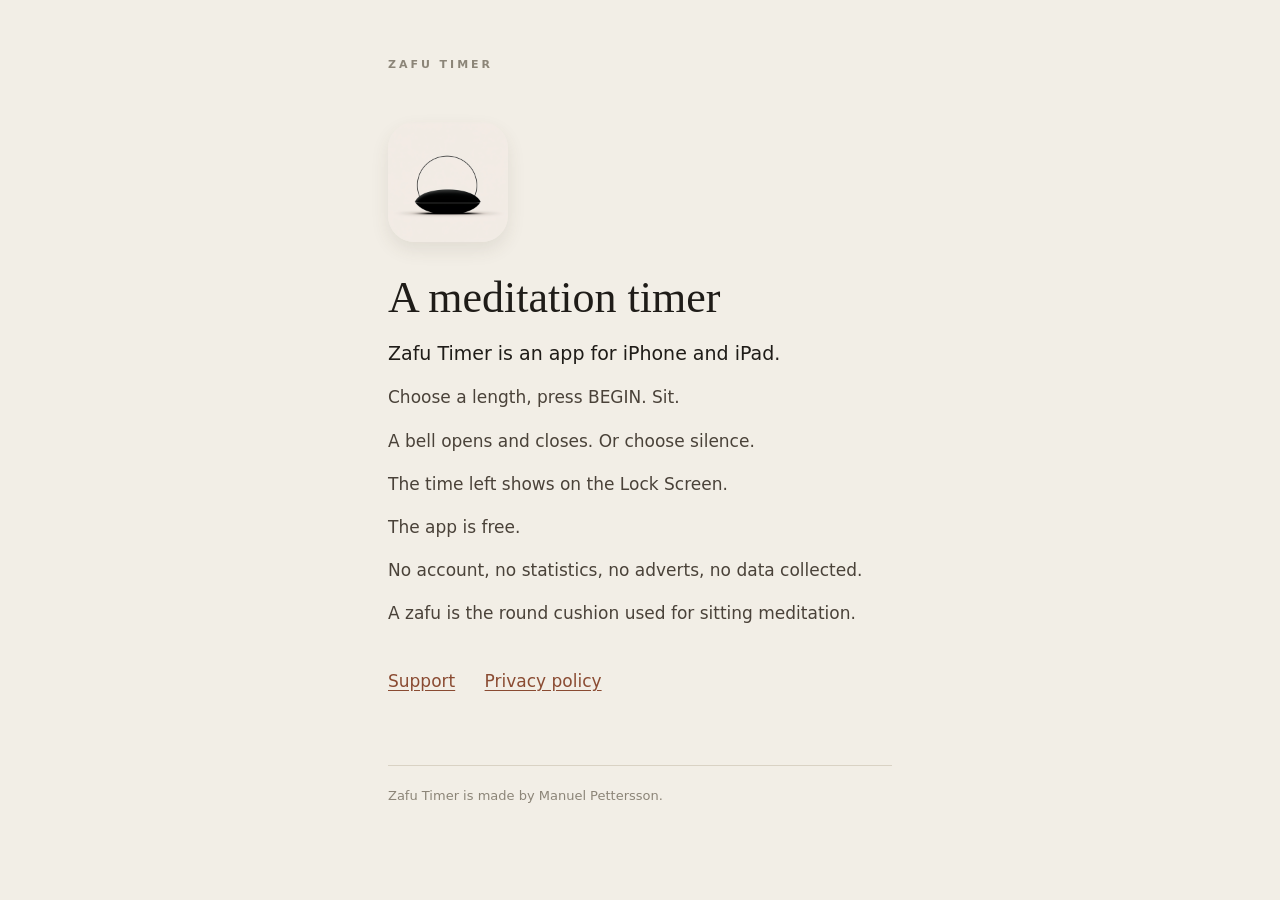
<file: index.html>
<!doctype html>
<html lang="en-GB">
<head>
  <meta charset="utf-8">
  <meta name="viewport" content="width=device-width, initial-scale=1">
  <title>Zafu Timer</title>
  <meta name="description" content="A meditation timer for iPhone and iPad.">
  <link rel="icon" href="favicon.png">
  <link rel="apple-touch-icon" href="apple-touch-icon.png">
  <link rel="stylesheet" href="style.css">
</head>
<body>
  <main>
    <span class="wordmark">Zafu Timer</span>
    <img class="icon" src="icon.png" alt="The Zafu Timer app icon" width="120" height="120">
    <h1>A meditation timer</h1>
    <p class="lead">Zafu Timer is an app for iPhone and iPad.</p>
    <p>Choose a length, press BEGIN. Sit.</p>
    <p>A bell opens and closes. Or choose silence.</p>
    <p>The time left shows on the Lock Screen.</p>
    <p>The app is free.</p>
    <p>No account, no statistics, no adverts, no data collected.</p>
    <p>A zafu is the round cushion used for sitting meditation.</p>
    <ul class="links">
      <li><a href="support/">Support</a></li>
      <li><a href="privacy/">Privacy policy</a></li>
    </ul>
    <footer>Zafu Timer is made by Manuel Pettersson.</footer>
  </main>
</body>
</html>
</file>
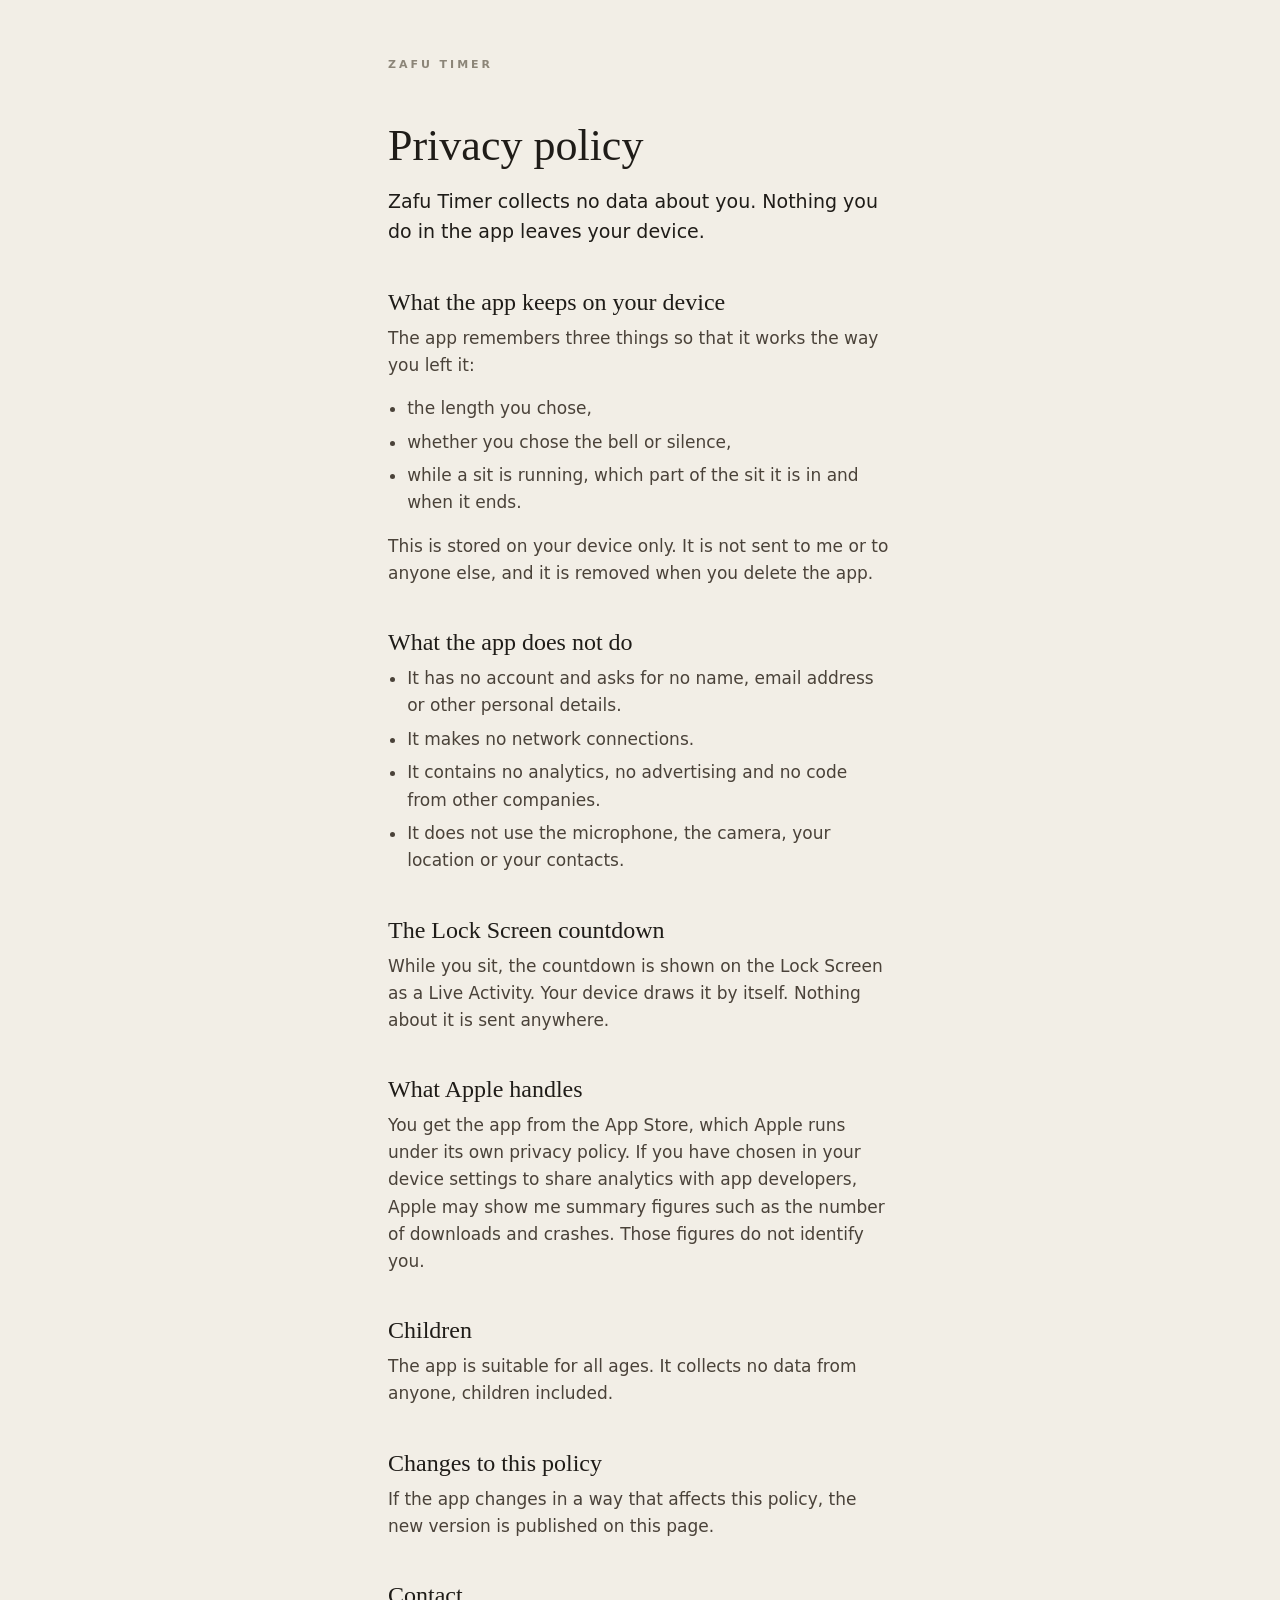
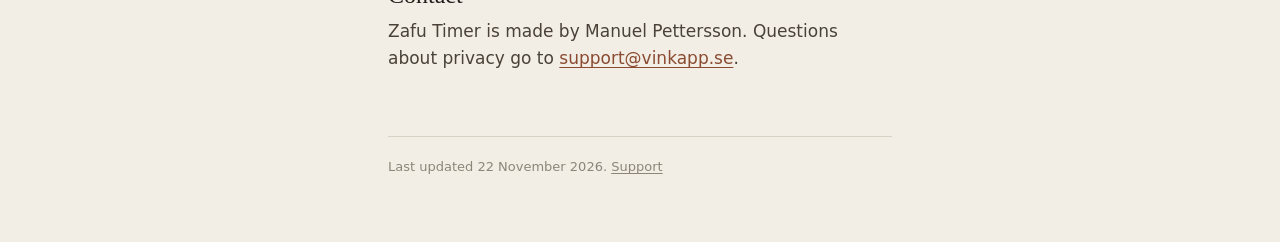
<file: privacy/index.html>
<!doctype html>
<html lang="en-GB">
<head>
  <meta charset="utf-8">
  <meta name="viewport" content="width=device-width, initial-scale=1">
  <title>Privacy policy: Zafu Timer</title>
  <meta name="description" content="Zafu Timer collects no data. This page says what the app keeps on your device and why.">
  <link rel="icon" href="../favicon.png">
  <link rel="apple-touch-icon" href="../apple-touch-icon.png">
  <link rel="stylesheet" href="../style.css">
</head>
<body>
  <main>
    <a class="wordmark" href="../">Zafu Timer</a>
    <h1>Privacy policy</h1>
    <p class="lead">Zafu Timer collects no data about you. Nothing you do in the app leaves your device.</p>

    <h2>What the app keeps on your device</h2>
    <p>The app remembers three things so that it works the way you left it:</p>
    <ul>
      <li>the length you chose,</li>
      <li>whether you chose the bell or silence,</li>
      <li>while a sit is running, which part of the sit it is in and when it ends.</li>
    </ul>
    <p>This is stored on your device only. It is not sent to me or to anyone else, and it is removed when you delete the app.</p>

    <h2>What the app does not do</h2>
    <ul>
      <li>It has no account and asks for no name, email address or other personal details.</li>
      <li>It makes no network connections.</li>
      <li>It contains no analytics, no advertising and no code from other companies.</li>
      <li>It does not use the microphone, the camera, your location or your contacts.</li>
    </ul>

    <h2>The Lock Screen countdown</h2>
    <p>While you sit, the countdown is shown on the Lock Screen as a Live Activity. Your device draws it by itself. Nothing about it is sent anywhere.</p>

    <h2>What Apple handles</h2>
    <p>You get the app from the App Store, which Apple runs under its own privacy policy. If you have chosen in your device settings to share analytics with app developers, Apple may show me summary figures such as the number of downloads and crashes. Those figures do not identify you.</p>

    <h2>Children</h2>
    <p>The app is suitable for all ages. It collects no data from anyone, children included.</p>

    <h2>Changes to this policy</h2>
    <p>If the app changes in a way that affects this policy, the new version is published on this page.</p>

    <h2>Contact</h2>
    <p>Zafu Timer is made by Manuel Pettersson. Questions about privacy go to <a href="mailto:support@vinkapp.se">support@vinkapp.se</a>.</p>

    <footer>Last updated 22 November 2026. <a href="../support/">Support</a></footer>
  </main>
</body>
</html>
</file>
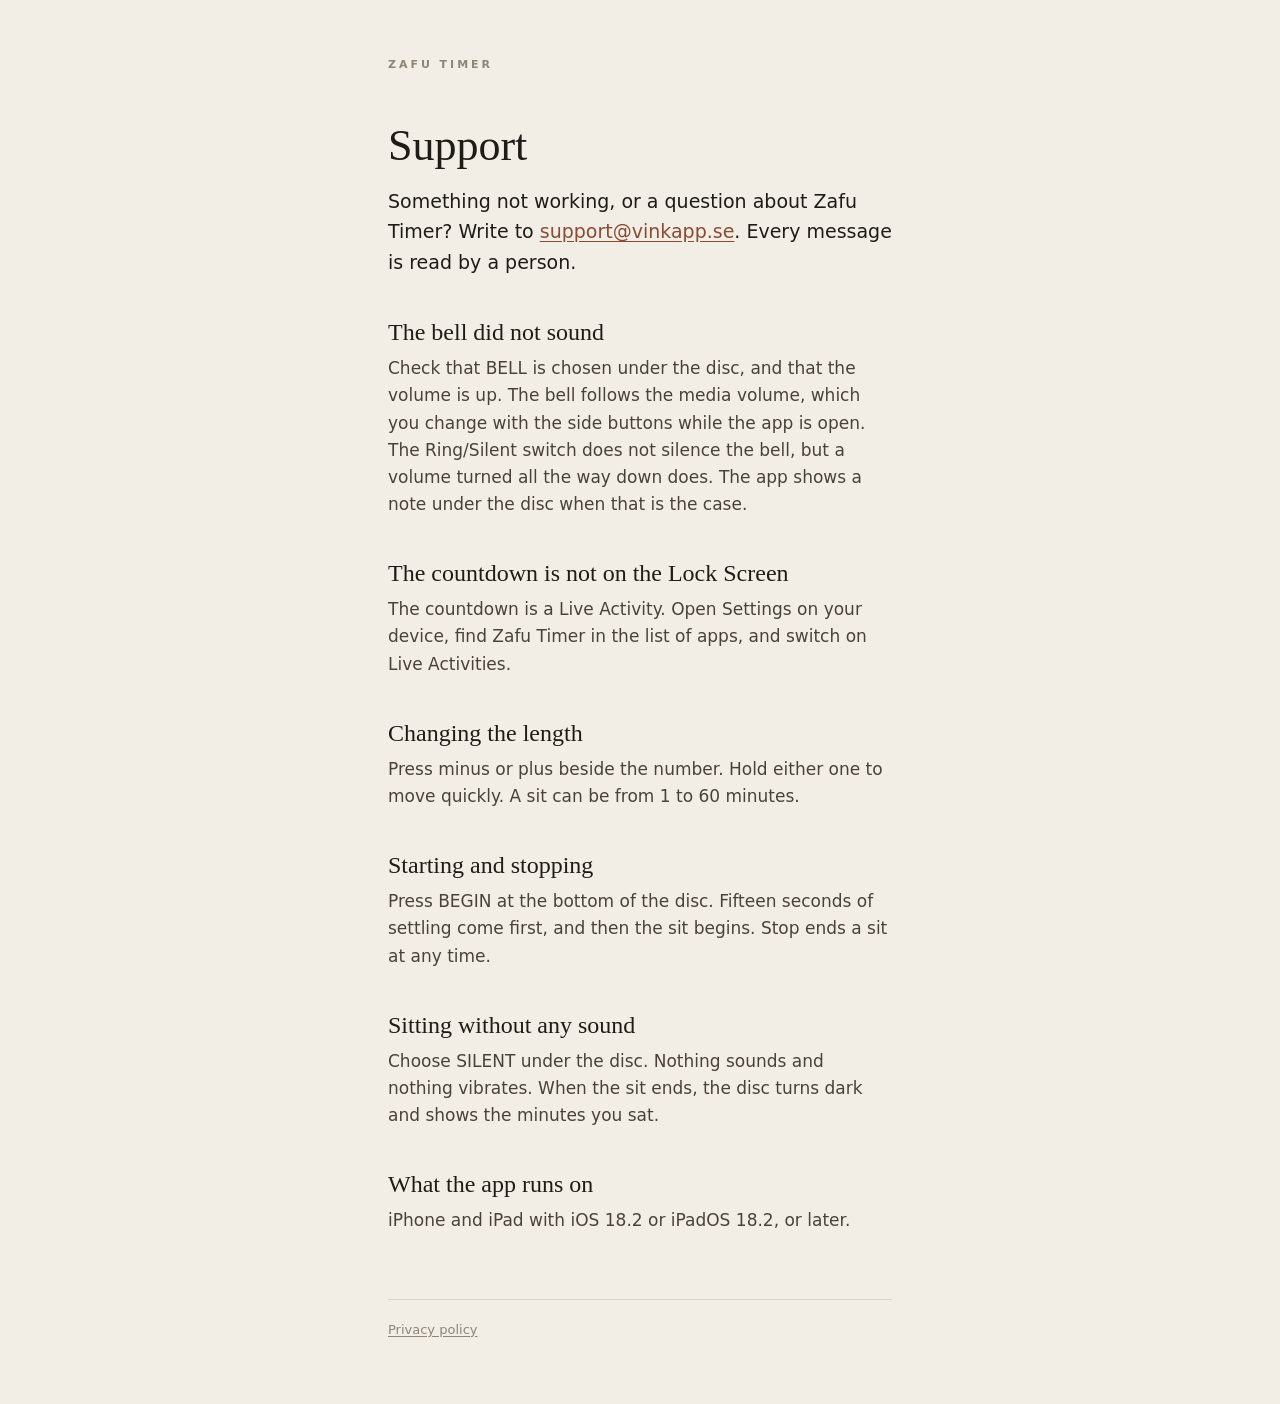
<file: support/index.html>
<!doctype html>
<html lang="en-GB">
<head>
  <meta charset="utf-8">
  <meta name="viewport" content="width=device-width, initial-scale=1">
  <title>Support: Zafu Timer</title>
  <meta name="description" content="Help with Zafu Timer, and how to get in touch.">
  <link rel="icon" href="../favicon.png">
  <link rel="apple-touch-icon" href="../apple-touch-icon.png">
  <link rel="stylesheet" href="../style.css">
</head>
<body>
  <main>
    <a class="wordmark" href="../">Zafu Timer</a>
    <h1>Support</h1>
    <p class="lead">Something not working, or a question about Zafu Timer? Write to <a href="mailto:support@vinkapp.se">support@vinkapp.se</a>. Every message is read by a person.</p>

    <h2>The bell did not sound</h2>
    <p>Check that BELL is chosen under the disc, and that the volume is up. The bell follows the media volume, which you change with the side buttons while the app is open. The Ring/Silent switch does not silence the bell, but a volume turned all the way down does. The app shows a note under the disc when that is the case.</p>

    <h2>The countdown is not on the Lock Screen</h2>
    <p>The countdown is a Live Activity. Open Settings on your device, find Zafu Timer in the list of apps, and switch on Live Activities.</p>

    <h2>Changing the length</h2>
    <p>Press minus or plus beside the number. Hold either one to move quickly. A sit can be from 1 to 60 minutes.</p>

    <h2>Starting and stopping</h2>
    <p>Press BEGIN at the bottom of the disc. Fifteen seconds of settling come first, and then the sit begins. Stop ends a sit at any time.</p>

    <h2>Sitting without any sound</h2>
    <p>Choose SILENT under the disc. Nothing sounds and nothing vibrates. When the sit ends, the disc turns dark and shows the minutes you sat.</p>

    <h2>What the app runs on</h2>
    <p>iPhone and iPad with iOS 18.2 or iPadOS 18.2, or later.</p>

    <footer><a href="../privacy/">Privacy policy</a></footer>
  </main>
</body>
</html>
</file>
<file: style.css>
:root {
  --paper: #f2eee6;
  --paper-raised: #f7f4ed;
  --hairline: #d9d2c4;
  --ink: #1f1c18;
  --ink-2: #4a4239;
  --muted: #8c8578;
  --shu: #8a4b32;
}

* {
  box-sizing: border-box;
}

html {
  -webkit-text-size-adjust: 100%;
}

body {
  margin: 0;
  background: var(--paper);
  color: var(--ink-2);
  font: 17px/1.6 -apple-system, BlinkMacSystemFont, "Segoe UI", system-ui, sans-serif;
}

main {
  max-width: 34rem;
  margin: 0 auto;
  padding: 3.5rem 1.25rem 4rem;
}

.wordmark {
  display: block;
  margin-bottom: 3rem;
  color: var(--muted);
  font-size: 0.6875rem;
  font-weight: 600;
  letter-spacing: 0.27em;
  text-decoration: none;
  text-transform: uppercase;
}

.icon {
  display: block;
  width: 7.5rem;
  height: 7.5rem;
  margin-bottom: 2rem;
  border-radius: 22%;
  box-shadow: 0 8px 18px rgba(80, 66, 48, 0.1);
}

h1,
h2 {
  color: var(--ink);
  font-family: ui-serif, "New York", "Iowan Old Style", Georgia, serif;
  font-weight: 300;
}

h1 {
  margin: 0 0 1rem;
  font-size: 2.75rem;
  line-height: 1.1;
}

h2 {
  margin: 2.5rem 0 0.5rem;
  font-size: 1.5rem;
  line-height: 1.25;
}

p,
ul {
  margin: 0 0 1rem;
}

ul {
  padding-left: 1.2rem;
}

li {
  margin-bottom: 0.4rem;
}

.lead {
  color: var(--ink);
  font-size: 1.1875rem;
}

a {
  color: var(--shu);
  text-underline-offset: 0.15em;
}

.links {
  margin-top: 2.5rem;
  padding: 0;
  list-style: none;
}

.links li {
  display: inline-block;
  margin-right: 1.5rem;
}

footer {
  margin-top: 4rem;
  padding-top: 1.25rem;
  border-top: 1px solid var(--hairline);
  color: var(--muted);
  font-size: 0.8125rem;
}

footer a {
  color: var(--muted);
}
</file>
